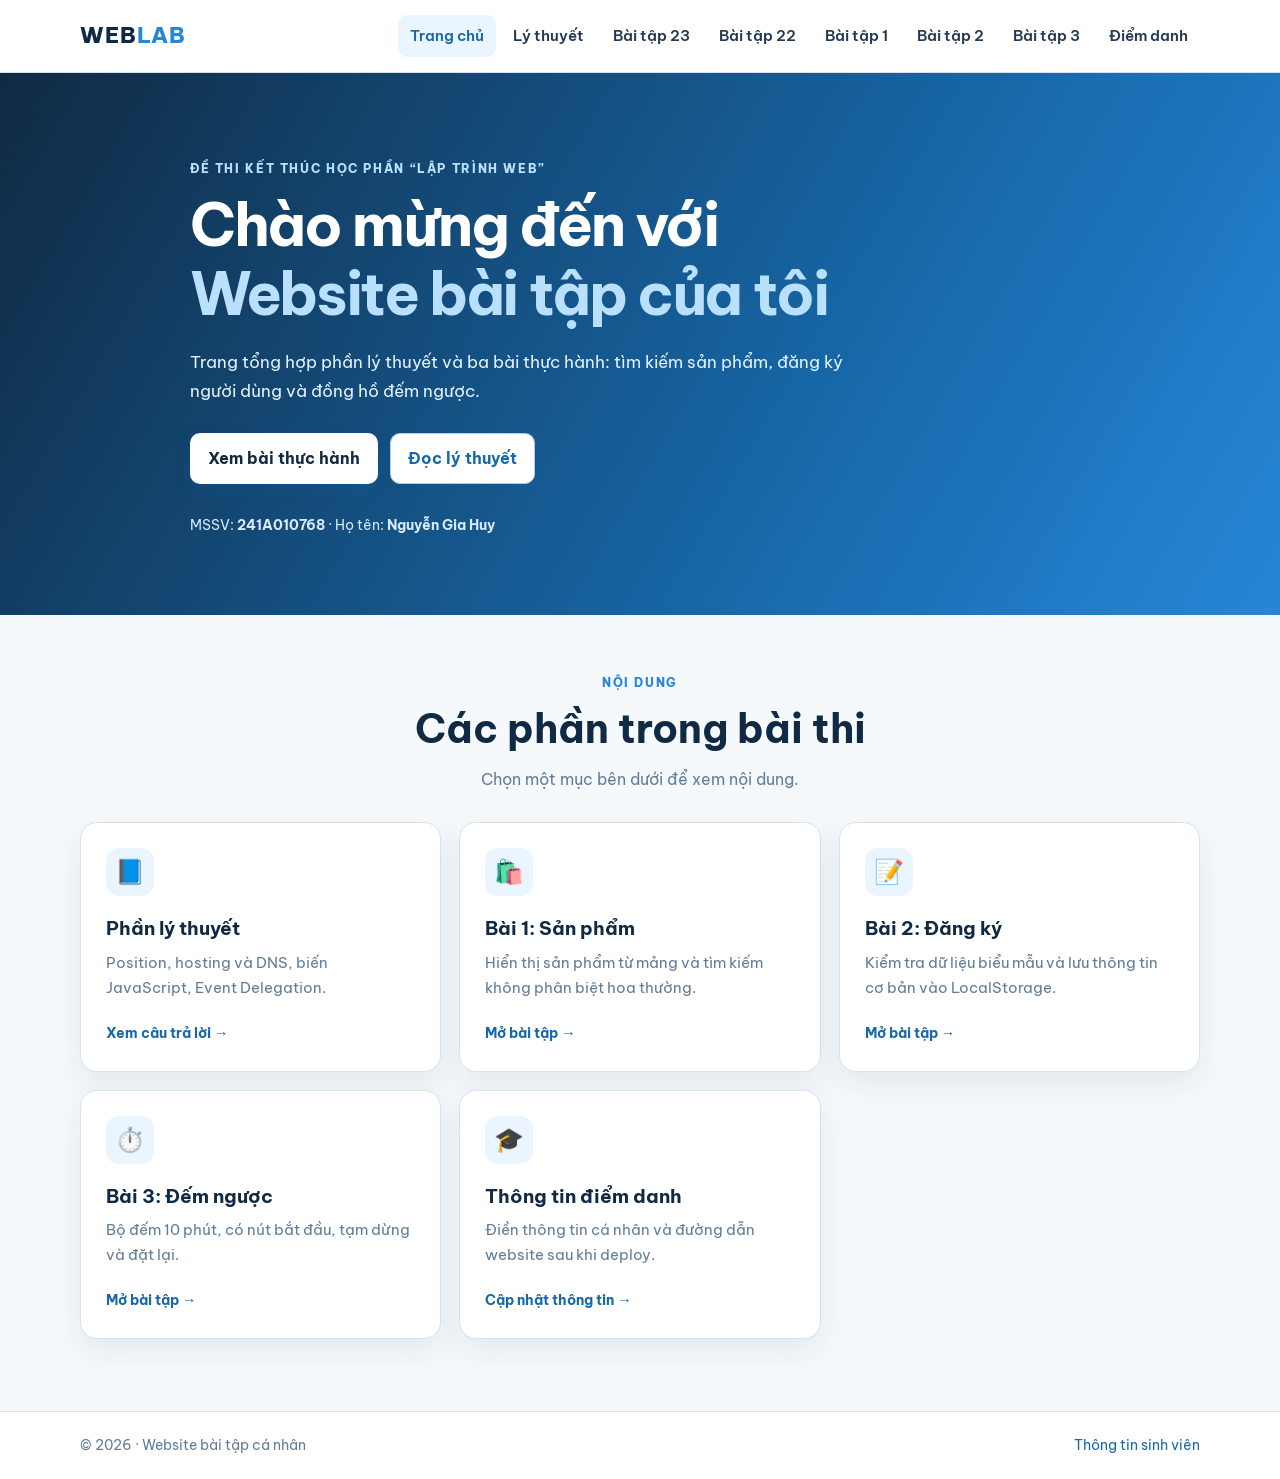
<file: index.html>
<!DOCTYPE html>
<html lang="vi">
<head>
  <meta charset="UTF-8">
  <meta name="viewport" content="width=device-width, initial-scale=1.0">
  <title>Trang chủ - Bài thi HTML CSS JavaScript</title>
  <link rel="stylesheet" href="css/style.css">
</head>
<body>
  <header class="site-header">
    <div class="container header-inner">
      <a class="brand" href="index.html">WEB<span>LAB</span></a>
      <button class="menu-toggle" id="menuToggle" aria-label="Mở menu" aria-expanded="false">☰</button>
      <nav class="main-nav" id="mainNav">
        <a class="active" href="index.html">Trang chủ</a>
        <a href="about.html">Lý thuyết</a>
        <a href="https://baitap23vhu.netlify.app/" target="_blank" rel="noopener">Bài tập 23</a>
        <a href="https://1drv.ms/w/c/9a8e10654d326ff8/IQBS3kAuiadES7S6GMZRklKCARi5FdW9-rYEEVv_yoiF1jo?e=IJwH1T" target="_blank" rel="noopener">Bài tập 22</a>
        <a href="baitap01.html">Bài tập 1</a>
        <a href="baitap02.html">Bài tập 2</a>
        <a href="baitap03.html">Bài tập 3</a>
        <a href="contact.html">Điểm danh</a>
      </nav>
    </div>
  </header>

  <main>
    <section class="hero">
      <div class="container hero-content">
        <p class="eyebrow">ĐỀ THI KẾT THÚC HỌC PHẦN “LẬP TRÌNH WEB”</p>
        <h1>Chào mừng đến với<br><span>Website bài tập của tôi</span></h1>
        <p class="hero-description">Trang tổng hợp phần lý thuyết và ba bài thực hành: tìm kiếm sản phẩm, đăng ký người dùng và đồng hồ đếm ngược.</p>
        <div class="hero-actions">
          <a class="btn btn-primary" href="baitap01.html">Xem bài thực hành</a>
          <a class="btn btn-outline" href="about.html">Đọc lý thuyết</a>
        </div>
        <div class="hero-note">MSSV: <strong>241A010768</strong> · Họ tên: <strong>Nguyễn Gia Huy</strong></div>
      </div>
    </section>

    <section class="section container">
      <div class="section-heading">
        <p class="eyebrow">NỘI DUNG</p>
        <h2>Các phần trong bài thi</h2>
        <p>Chọn một mục bên dưới để xem nội dung.</p>
      </div>
      <div class="card-grid">
        <a class="feature-card" href="about.html"><div class="feature-icon">📘</div><h3>Phần lý thuyết</h3><p>Position, hosting và DNS, biến JavaScript, Event Delegation.</p><span class="card-link">Xem câu trả lời →</span></a>
        <a class="feature-card" href="baitap01.html"><div class="feature-icon">🛍️</div><h3>Bài 1: Sản phẩm</h3><p>Hiển thị sản phẩm từ mảng và tìm kiếm không phân biệt hoa thường.</p><span class="card-link">Mở bài tập →</span></a>
        <a class="feature-card" href="baitap02.html"><div class="feature-icon">📝</div><h3>Bài 2: Đăng ký</h3><p>Kiểm tra dữ liệu biểu mẫu và lưu thông tin cơ bản vào LocalStorage.</p><span class="card-link">Mở bài tập →</span></a>
        <a class="feature-card" href="baitap03.html"><div class="feature-icon">⏱️</div><h3>Bài 3: Đếm ngược</h3><p>Bộ đếm 10 phút, có nút bắt đầu, tạm dừng và đặt lại.</p><span class="card-link">Mở bài tập →</span></a>
        <a class="feature-card" href="contact.html"><div class="feature-icon">🎓</div><h3>Thông tin điểm danh</h3><p>Điền thông tin cá nhân và đường dẫn website sau khi deploy.</p><span class="card-link">Cập nhật thông tin →</span></a>
      </div>
    </section>
  </main>

  <footer class="site-footer"><div class="container footer-inner"><span>© 2026 · Website bài tập cá nhân</span><a href="contact.html">Thông tin sinh viên</a></div></footer>
  <script src="js/script.js"></script>
</body>
</html>
</file>
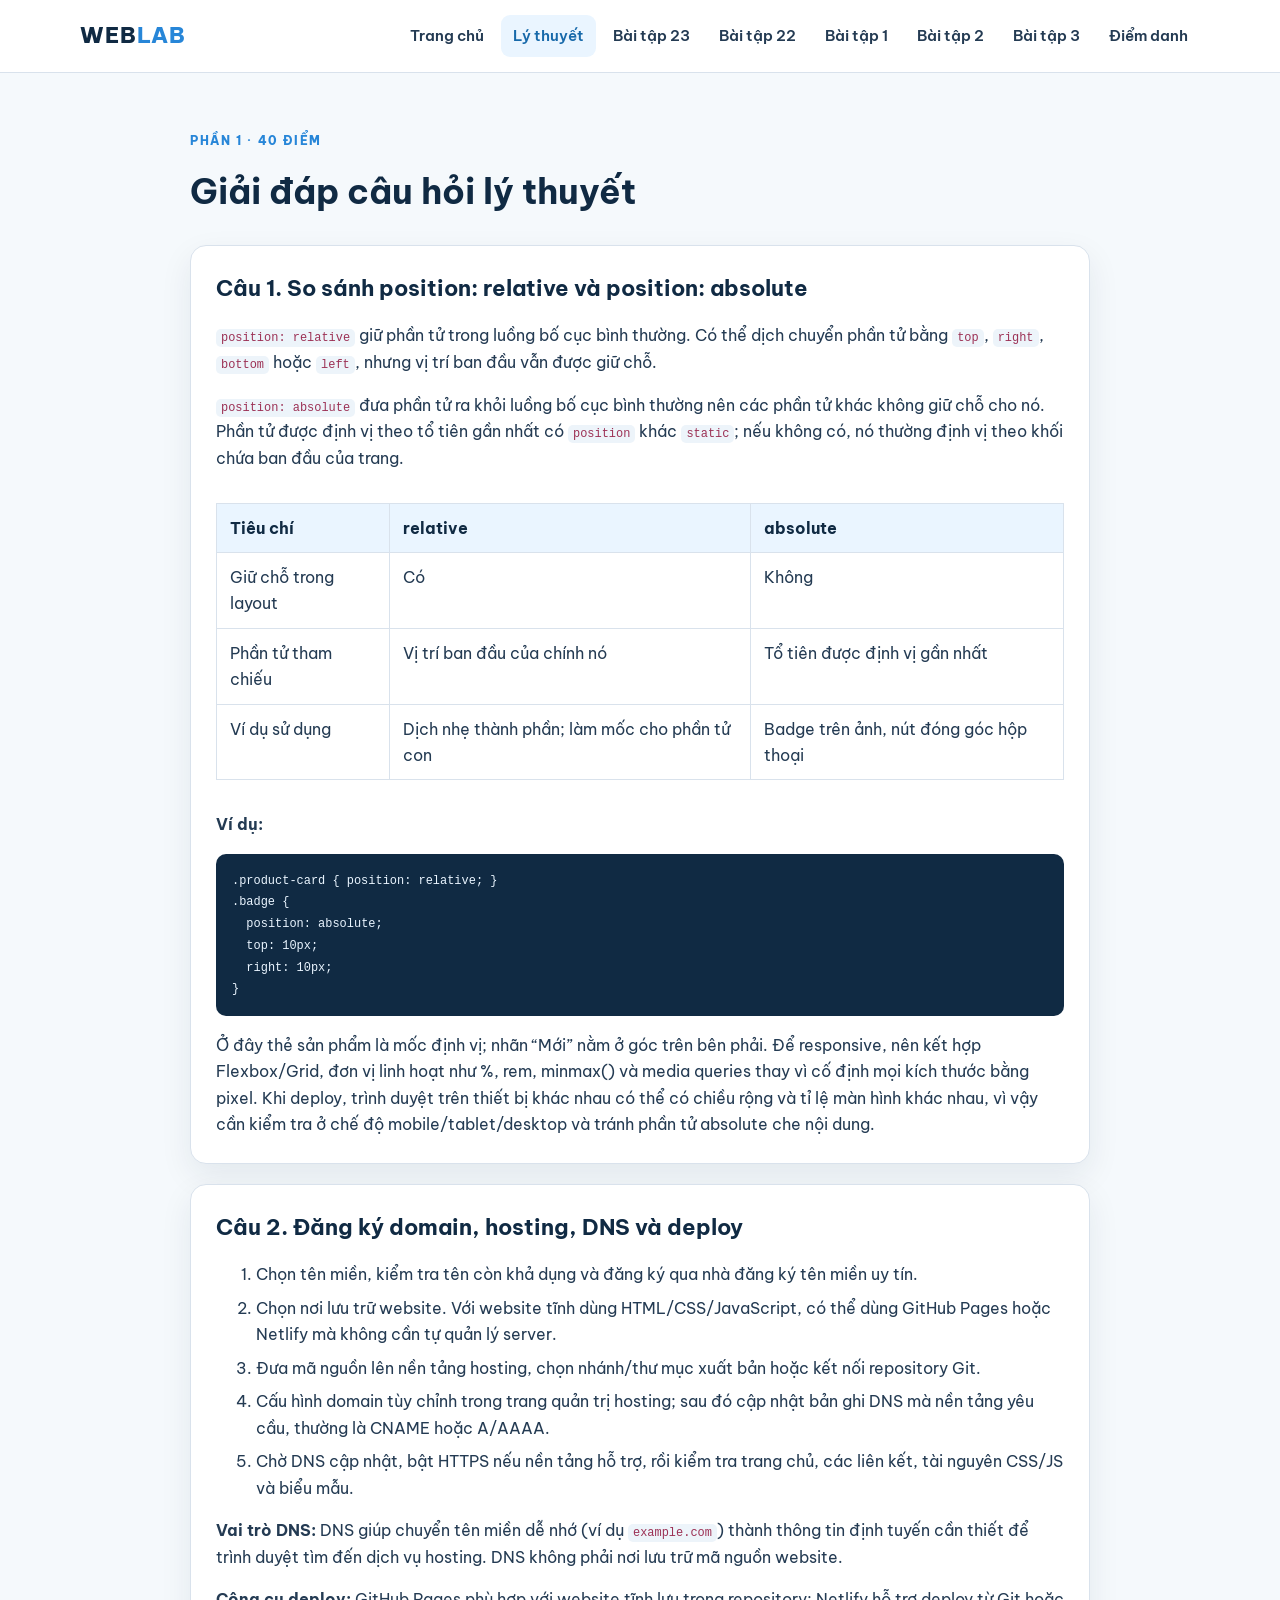
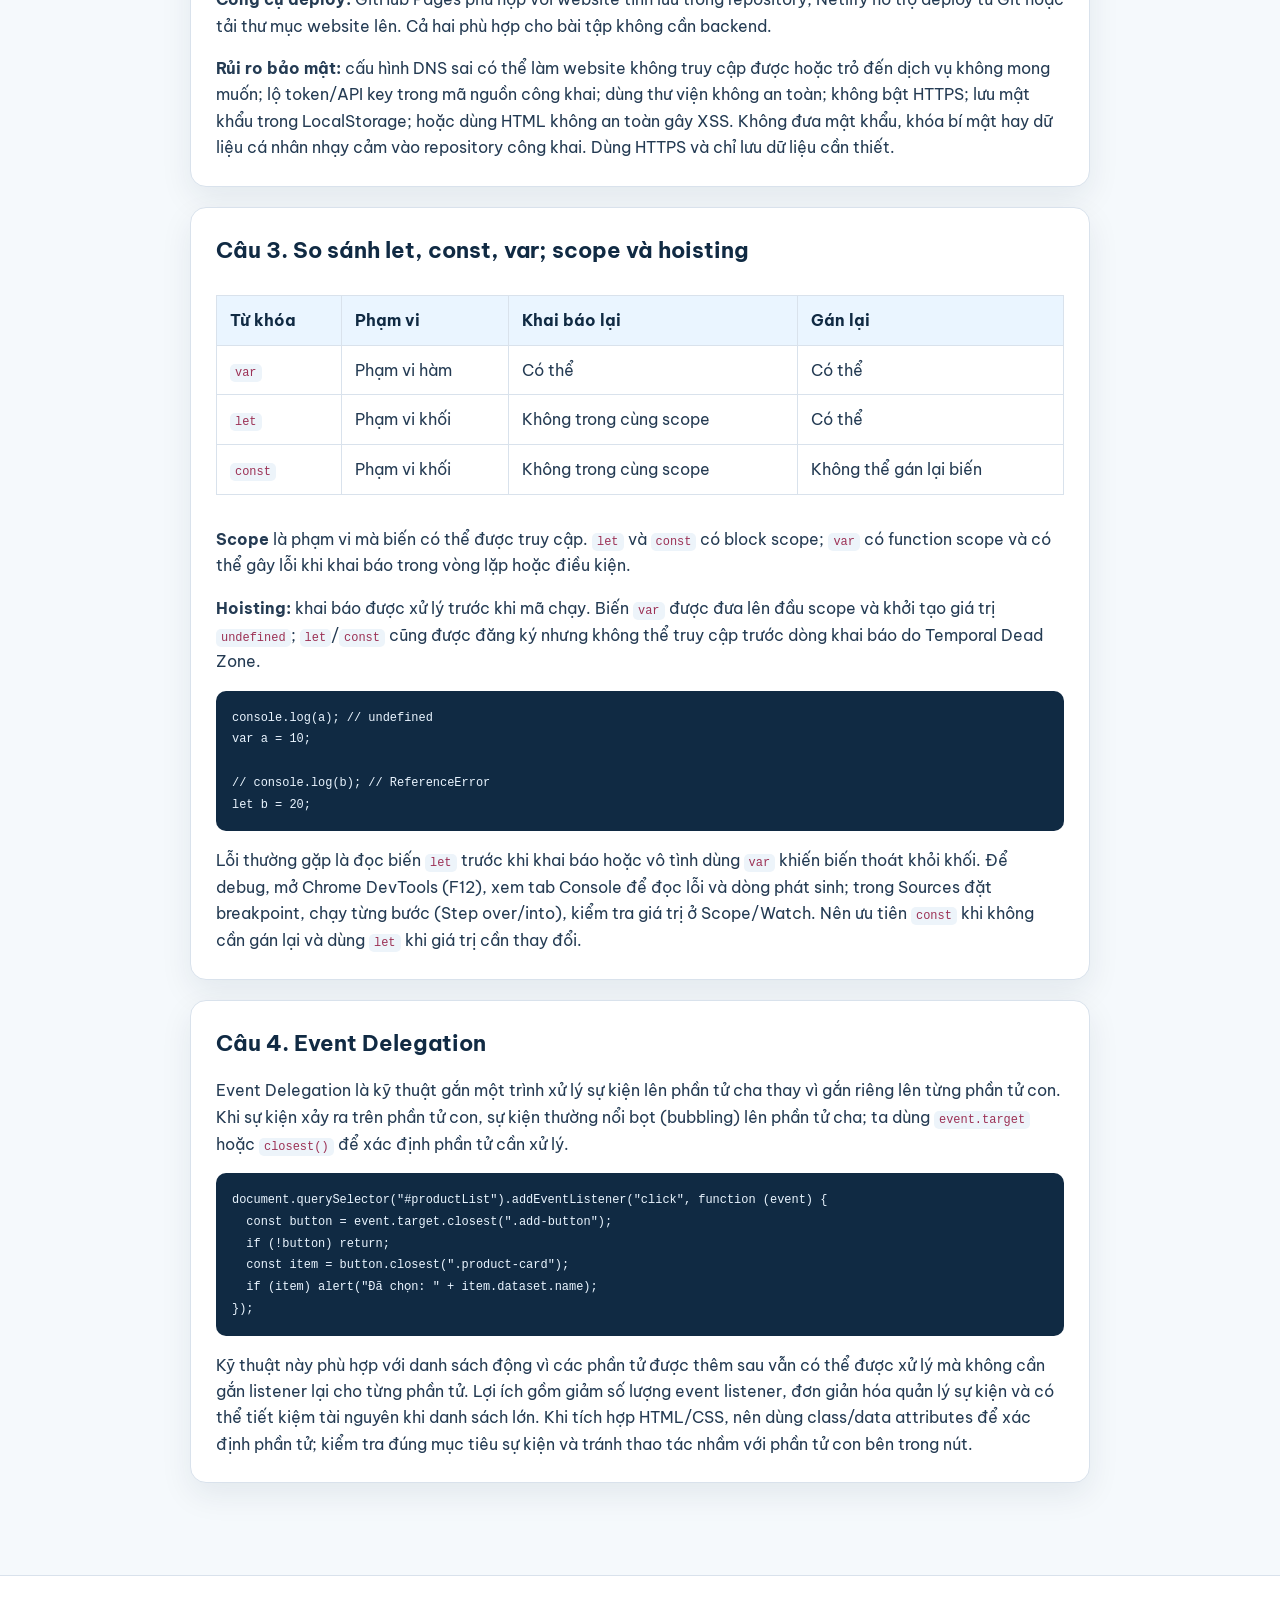
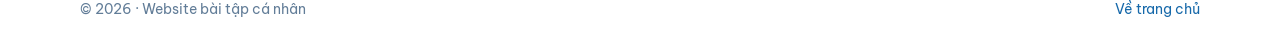
<file: about.html>
<!DOCTYPE html>
<html lang="vi">
<head>
  <meta charset="UTF-8"><meta name="viewport" content="width=device-width, initial-scale=1.0">
  <title>Phần lý thuyết</title><link rel="stylesheet" href="css/style.css">
</head>
<body>
<header class="site-header"><div class="container header-inner"><a class="brand" href="index.html">WEB<span>LAB</span></a><button class="menu-toggle" id="menuToggle" aria-label="Mở menu" aria-expanded="false">☰</button><nav class="main-nav" id="mainNav"><a href="index.html">Trang chủ</a><a class="active" href="about.html">Lý thuyết</a><a href="https://baitap23vhu.netlify.app/" target="_blank" rel="noopener">Bài tập 23</a><a href="https://1drv.ms/w/c/9a8e10654d326ff8/IQBS3kAuiadES7S6GMZRklKCARi5FdW9-rYEEVv_yoiF1jo?e=IJwH1T" target="_blank" rel="noopener">Bài tập 22</a><a href="baitap01.html">Bài tập 1</a><a href="baitap02.html">Bài tập 2</a><a href="baitap03.html">Bài tập 3</a><a href="contact.html">Điểm danh</a></nav></div></header>
<main class="container section article-page">
  <p class="eyebrow">PHẦN 1 · 40 ĐIỂM</p><h1>Giải đáp câu hỏi lý thuyết</h1>
  <article class="content-card">
    <h2>Câu 1. So sánh position: relative và position: absolute</h2>
    <p><code>position: relative</code> giữ phần tử trong luồng bố cục bình thường. Có thể dịch chuyển phần tử bằng <code>top</code>, <code>right</code>, <code>bottom</code> hoặc <code>left</code>, nhưng vị trí ban đầu vẫn được giữ chỗ.</p>
    <p><code>position: absolute</code> đưa phần tử ra khỏi luồng bố cục bình thường nên các phần tử khác không giữ chỗ cho nó. Phần tử được định vị theo tổ tiên gần nhất có <code>position</code> khác <code>static</code>; nếu không có, nó thường định vị theo khối chứa ban đầu của trang.</p>
    <div class="table-wrap"><table><thead><tr><th>Tiêu chí</th><th>relative</th><th>absolute</th></tr></thead><tbody><tr><td>Giữ chỗ trong layout</td><td>Có</td><td>Không</td></tr><tr><td>Phần tử tham chiếu</td><td>Vị trí ban đầu của chính nó</td><td>Tổ tiên được định vị gần nhất</td></tr><tr><td>Ví dụ sử dụng</td><td>Dịch nhẹ thành phần; làm mốc cho phần tử con</td><td>Badge trên ảnh, nút đóng góc hộp thoại</td></tr></tbody></table></div>
    <p><strong>Ví dụ:</strong></p>
    <pre><code>.product-card { position: relative; }
.badge {
  position: absolute;
  top: 10px;
  right: 10px;
}</code></pre>
    <p>Ở đây thẻ sản phẩm là mốc định vị; nhãn “Mới” nằm ở góc trên bên phải. Để responsive, nên kết hợp Flexbox/Grid, đơn vị linh hoạt như %, rem, minmax() và media queries thay vì cố định mọi kích thước bằng pixel. Khi deploy, trình duyệt trên thiết bị khác nhau có thể có chiều rộng và tỉ lệ màn hình khác nhau, vì vậy cần kiểm tra ở chế độ mobile/tablet/desktop và tránh phần tử absolute che nội dung.</p>
  </article>
  <article class="content-card">
    <h2>Câu 2. Đăng ký domain, hosting, DNS và deploy</h2>
    <ol>
      <li>Chọn tên miền, kiểm tra tên còn khả dụng và đăng ký qua nhà đăng ký tên miền uy tín.</li>
      <li>Chọn nơi lưu trữ website. Với website tĩnh dùng HTML/CSS/JavaScript, có thể dùng GitHub Pages hoặc Netlify mà không cần tự quản lý server.</li>
      <li>Đưa mã nguồn lên nền tảng hosting, chọn nhánh/thư mục xuất bản hoặc kết nối repository Git.</li>
      <li>Cấu hình domain tùy chỉnh trong trang quản trị hosting; sau đó cập nhật bản ghi DNS mà nền tảng yêu cầu, thường là CNAME hoặc A/AAAA.</li>
      <li>Chờ DNS cập nhật, bật HTTPS nếu nền tảng hỗ trợ, rồi kiểm tra trang chủ, các liên kết, tài nguyên CSS/JS và biểu mẫu.</li>
    </ol>
    <p><strong>Vai trò DNS:</strong> DNS giúp chuyển tên miền dễ nhớ (ví dụ <code>example.com</code>) thành thông tin định tuyến cần thiết để trình duyệt tìm đến dịch vụ hosting. DNS không phải nơi lưu trữ mã nguồn website.</p>
    <p><strong>Công cụ deploy:</strong> GitHub Pages phù hợp với website tĩnh lưu trong repository; Netlify hỗ trợ deploy từ Git hoặc tải thư mục website lên. Cả hai phù hợp cho bài tập không cần backend.</p>
    <p><strong>Rủi ro bảo mật:</strong> cấu hình DNS sai có thể làm website không truy cập được hoặc trỏ đến dịch vụ không mong muốn; lộ token/API key trong mã nguồn công khai; dùng thư viện không an toàn; không bật HTTPS; lưu mật khẩu trong LocalStorage; hoặc dùng HTML không an toàn gây XSS. Không đưa mật khẩu, khóa bí mật hay dữ liệu cá nhân nhạy cảm vào repository công khai. Dùng HTTPS và chỉ lưu dữ liệu cần thiết.</p>
  </article>
  <article class="content-card">
    <h2>Câu 3. So sánh let, const, var; scope và hoisting</h2>
    <div class="table-wrap"><table><thead><tr><th>Từ khóa</th><th>Phạm vi</th><th>Khai báo lại</th><th>Gán lại</th></tr></thead><tbody><tr><td><code>var</code></td><td>Phạm vi hàm</td><td>Có thể</td><td>Có thể</td></tr><tr><td><code>let</code></td><td>Phạm vi khối</td><td>Không trong cùng scope</td><td>Có thể</td></tr><tr><td><code>const</code></td><td>Phạm vi khối</td><td>Không trong cùng scope</td><td>Không thể gán lại biến</td></tr></tbody></table></div>
    <p><strong>Scope</strong> là phạm vi mà biến có thể được truy cập. <code>let</code> và <code>const</code> có block scope; <code>var</code> có function scope và có thể gây lỗi khi khai báo trong vòng lặp hoặc điều kiện.</p>
    <p><strong>Hoisting:</strong> khai báo được xử lý trước khi mã chạy. Biến <code>var</code> được đưa lên đầu scope và khởi tạo giá trị <code>undefined</code>; <code>let</code>/<code>const</code> cũng được đăng ký nhưng không thể truy cập trước dòng khai báo do Temporal Dead Zone.</p>
    <pre><code>console.log(a); // undefined
var a = 10;

// console.log(b); // ReferenceError
let b = 20;</code></pre>
    <p>Lỗi thường gặp là đọc biến <code>let</code> trước khi khai báo hoặc vô tình dùng <code>var</code> khiến biến thoát khỏi khối. Để debug, mở Chrome DevTools (F12), xem tab Console để đọc lỗi và dòng phát sinh; trong Sources đặt breakpoint, chạy từng bước (Step over/into), kiểm tra giá trị ở Scope/Watch. Nên ưu tiên <code>const</code> khi không cần gán lại và dùng <code>let</code> khi giá trị cần thay đổi.</p>
  </article>
  <article class="content-card">
    <h2>Câu 4. Event Delegation</h2>
    <p>Event Delegation là kỹ thuật gắn một trình xử lý sự kiện lên phần tử cha thay vì gắn riêng lên từng phần tử con. Khi sự kiện xảy ra trên phần tử con, sự kiện thường nổi bọt (bubbling) lên phần tử cha; ta dùng <code>event.target</code> hoặc <code>closest()</code> để xác định phần tử cần xử lý.</p>
    <pre><code>document.querySelector("#productList").addEventListener("click", function (event) {
  const button = event.target.closest(".add-button");
  if (!button) return;
  const item = button.closest(".product-card");
  if (item) alert("Đã chọn: " + item.dataset.name);
});</code></pre>
    <p>Kỹ thuật này phù hợp với danh sách động vì các phần tử được thêm sau vẫn có thể được xử lý mà không cần gắn listener lại cho từng phần tử. Lợi ích gồm giảm số lượng event listener, đơn giản hóa quản lý sự kiện và có thể tiết kiệm tài nguyên khi danh sách lớn. Khi tích hợp HTML/CSS, nên dùng class/data attributes để xác định phần tử; kiểm tra đúng mục tiêu sự kiện và tránh thao tác nhầm với phần tử con bên trong nút.</p>
  </article>
</main>
<footer class="site-footer"><div class="container footer-inner"><span>© 2026 · Website bài tập cá nhân</span><a href="index.html">Về trang chủ</a></div></footer><script src="js/script.js"></script>
</body></html>
</file>
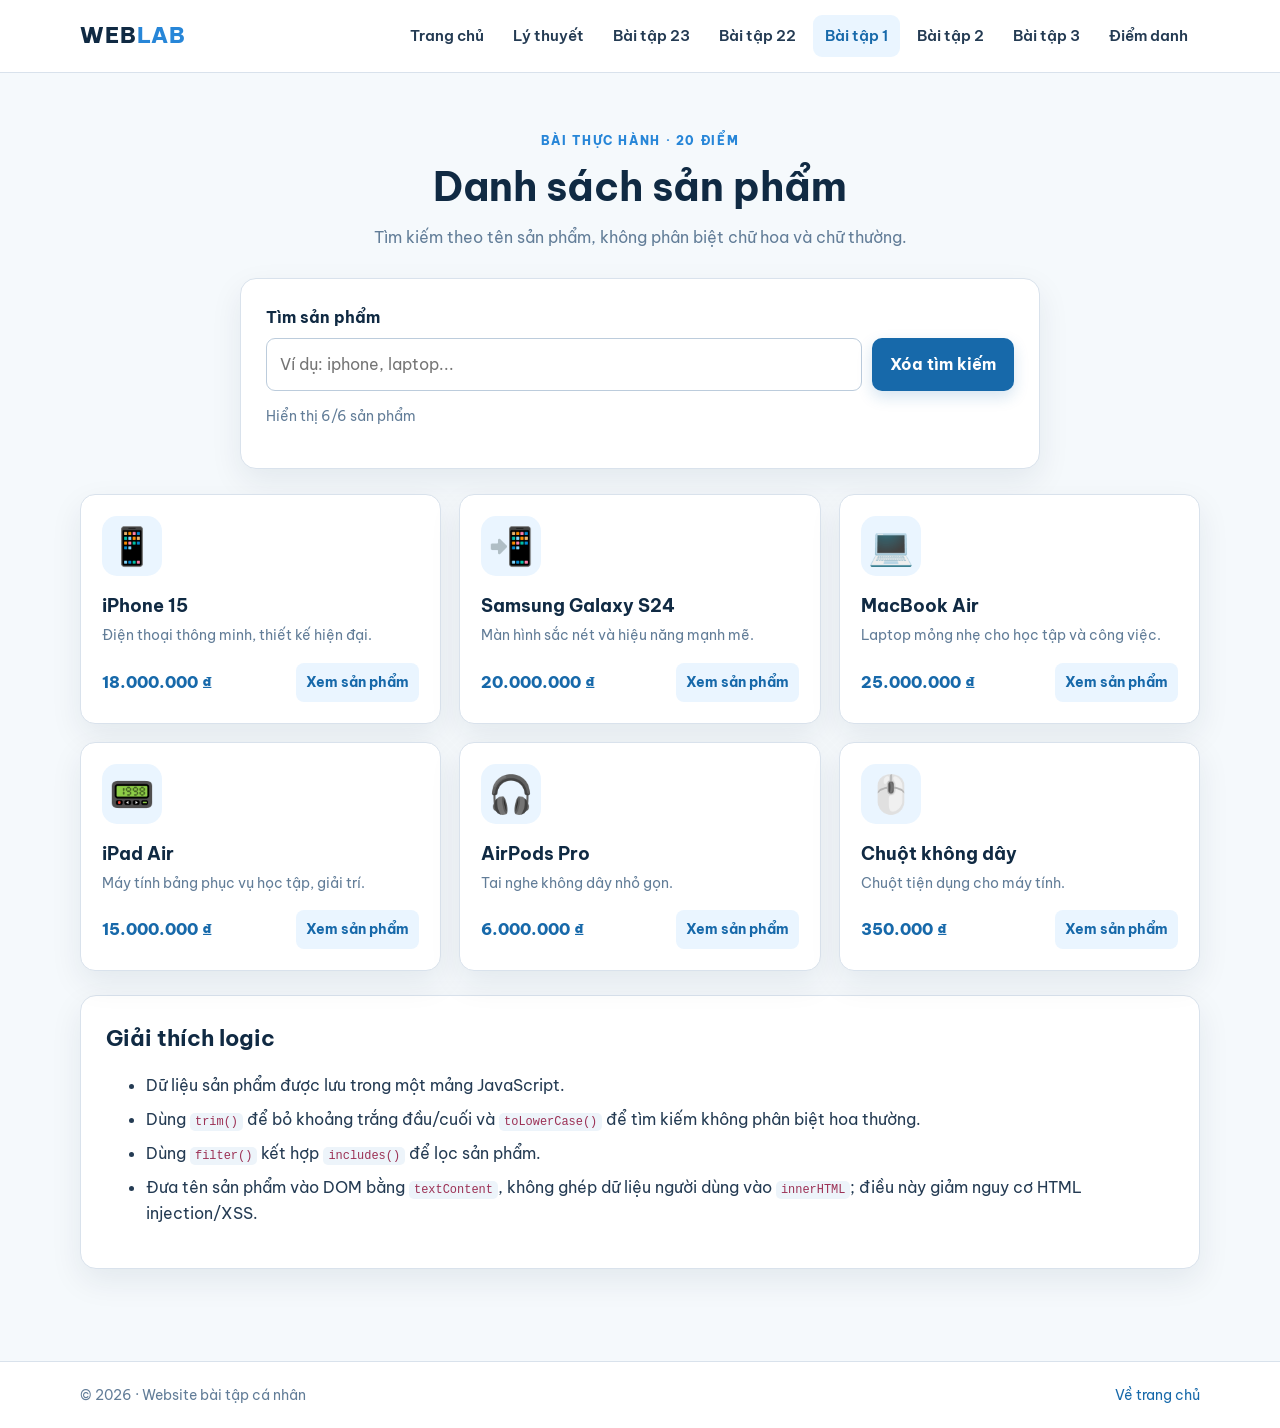
<file: baitap01.html>
<!DOCTYPE html>
<html lang="vi"><head><meta charset="UTF-8"><meta name="viewport" content="width=device-width, initial-scale=1.0"><title>Bài 1 - Tìm kiếm sản phẩm</title><link rel="stylesheet" href="css/style.css"></head>
<body><header class="site-header"><div class="container header-inner"><a class="brand" href="index.html">WEB<span>LAB</span></a><button class="menu-toggle" id="menuToggle" aria-label="Mở menu" aria-expanded="false">☰</button><nav class="main-nav" id="mainNav"><a href="index.html">Trang chủ</a><a href="about.html">Lý thuyết</a><a href="https://baitap23vhu.netlify.app/" target="_blank" rel="noopener">Bài tập 23</a><a href="https://1drv.ms/w/c/9a8e10654d326ff8/IQBS3kAuiadES7S6GMZRklKCARi5FdW9-rYEEVv_yoiF1jo?e=IJwH1T" target="_blank" rel="noopener">Bài tập 22</a><a class="active" href="baitap01.html">Bài tập 1</a><a href="baitap02.html">Bài tập 2</a><a href="baitap03.html">Bài tập 3</a><a href="contact.html">Điểm danh</a></nav></div></header>
<main class="container section"><div class="page-title"><p class="eyebrow">BÀI THỰC HÀNH · 20 ĐIỂM</p><h1>Danh sách sản phẩm</h1><p>Tìm kiếm theo tên sản phẩm, không phân biệt chữ hoa và chữ thường.</p></div>
<section class="search-panel"><label for="searchInput">Tìm sản phẩm</label><div class="search-row"><input id="searchInput" type="search" placeholder="Ví dụ: iphone, laptop..." autocomplete="off"><button class="btn btn-primary" id="clearSearch" type="button">Xóa tìm kiếm</button></div><p class="muted" id="resultCount" aria-live="polite"></p></section>
<div id="productList" class="product-grid" aria-live="polite"></div><p id="emptyMessage" class="empty-state" hidden>Không tìm thấy sản phẩm phù hợp. Vui lòng thử từ khóa khác.</p>
<section class="content-card logic-card"><h2>Giải thích logic</h2><ul><li>Dữ liệu sản phẩm được lưu trong một mảng JavaScript.</li><li>Dùng <code>trim()</code> để bỏ khoảng trắng đầu/cuối và <code>toLowerCase()</code> để tìm kiếm không phân biệt hoa thường.</li><li>Dùng <code>filter()</code> kết hợp <code>includes()</code> để lọc sản phẩm.</li><li>Đưa tên sản phẩm vào DOM bằng <code>textContent</code>, không ghép dữ liệu người dùng vào <code>innerHTML</code>; điều này giảm nguy cơ HTML injection/XSS.</li></ul></section>
</main><footer class="site-footer"><div class="container footer-inner"><span>© 2026 · Website bài tập cá nhân</span><a href="index.html">Về trang chủ</a></div></footer><script src="js/script.js"></script></body></html>
</file>
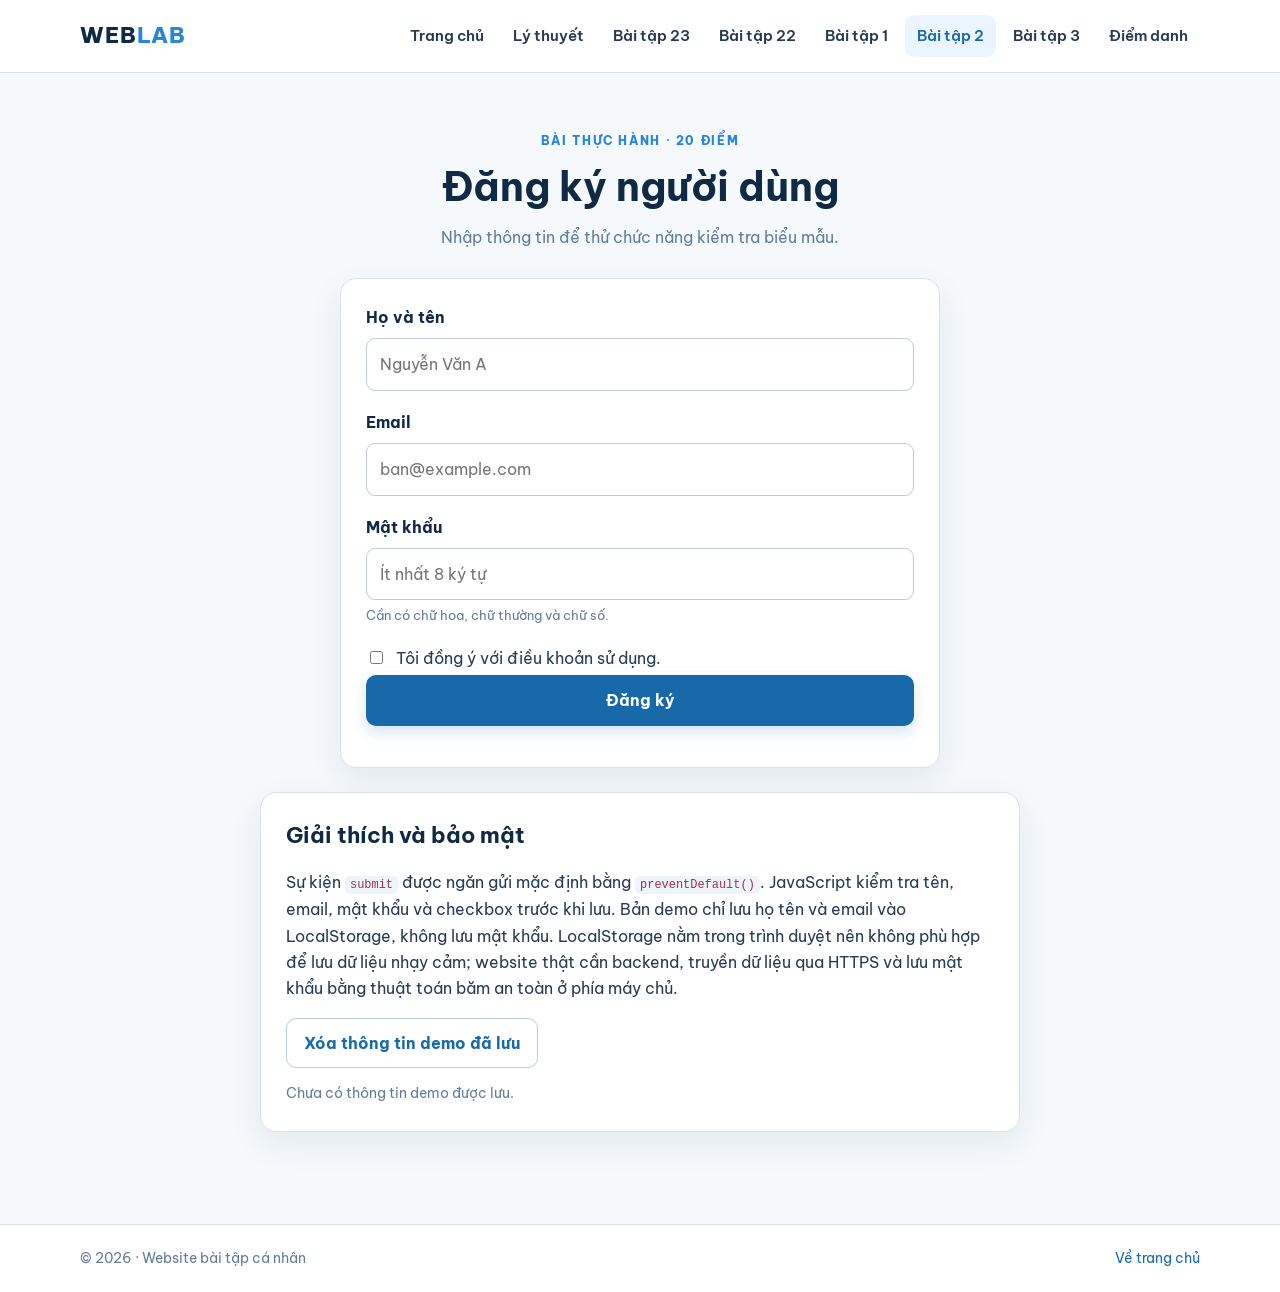
<file: baitap02.html>
<!DOCTYPE html>
<html lang="vi"><head><meta charset="UTF-8"><meta name="viewport" content="width=device-width, initial-scale=1.0"><title>Bài 2 - Form đăng ký</title><link rel="stylesheet" href="css/style.css"></head>
<body><header class="site-header"><div class="container header-inner"><a class="brand" href="index.html">WEB<span>LAB</span></a><button class="menu-toggle" id="menuToggle" aria-label="Mở menu" aria-expanded="false">☰</button><nav class="main-nav" id="mainNav"><a href="index.html">Trang chủ</a><a href="about.html">Lý thuyết</a><a href="https://baitap23vhu.netlify.app/" target="_blank" rel="noopener">Bài tập 23</a><a href="https://1drv.ms/w/c/9a8e10654d326ff8/IQBS3kAuiadES7S6GMZRklKCARi5FdW9-rYEEVv_yoiF1jo?e=IJwH1T" target="_blank" rel="noopener">Bài tập 22</a><a href="baitap01.html">Bài tập 1</a><a class="active" href="baitap02.html">Bài tập 2</a><a href="baitap03.html">Bài tập 3</a><a href="contact.html">Điểm danh</a></nav></div></header>
<main class="container section narrow"><div class="page-title"><p class="eyebrow">BÀI THỰC HÀNH · 20 ĐIỂM</p><h1>Đăng ký người dùng</h1><p>Nhập thông tin để thử chức năng kiểm tra biểu mẫu.</p></div>
<form id="registerForm" class="form-card" novalidate>
  <div class="form-field"><label for="fullName">Họ và tên</label><input id="fullName" name="fullName" type="text" placeholder="Nguyễn Văn A" required maxlength="80"><small class="field-error" id="nameError"></small></div>
  <div class="form-field"><label for="email">Email</label><input id="email" name="email" type="email" placeholder="ban@example.com" required autocomplete="email"><small class="field-error" id="emailError"></small></div>
  <div class="form-field"><label for="password">Mật khẩu</label><input id="password" name="password" type="password" placeholder="Ít nhất 8 ký tự" required autocomplete="new-password"><small class="field-hint">Cần có chữ hoa, chữ thường và chữ số.</small><small class="field-error" id="passwordError"></small></div>
  <label class="checkbox-row"><input id="terms" name="terms" type="checkbox"><span>Tôi đồng ý với điều khoản sử dụng.</span></label><small class="field-error" id="termsError"></small>
  <button class="btn btn-primary btn-full" type="submit">Đăng ký</button><p id="formMessage" class="form-message" role="status" aria-live="polite"></p>
</form>
<section class="content-card logic-card"><h2>Giải thích và bảo mật</h2><p>Sự kiện <code>submit</code> được ngăn gửi mặc định bằng <code>preventDefault()</code>. JavaScript kiểm tra tên, email, mật khẩu và checkbox trước khi lưu. Bản demo chỉ lưu họ tên và email vào LocalStorage, không lưu mật khẩu. LocalStorage nằm trong trình duyệt nên không phù hợp để lưu dữ liệu nhạy cảm; website thật cần backend, truyền dữ liệu qua HTTPS và lưu mật khẩu bằng thuật toán băm an toàn ở phía máy chủ.</p><button type="button" class="btn btn-outline" id="clearSavedUser">Xóa thông tin demo đã lưu</button><p id="savedUserInfo" class="muted"></p></section>
</main><footer class="site-footer"><div class="container footer-inner"><span>© 2026 · Website bài tập cá nhân</span><a href="index.html">Về trang chủ</a></div></footer><script src="js/script.js"></script></body></html>
</file>
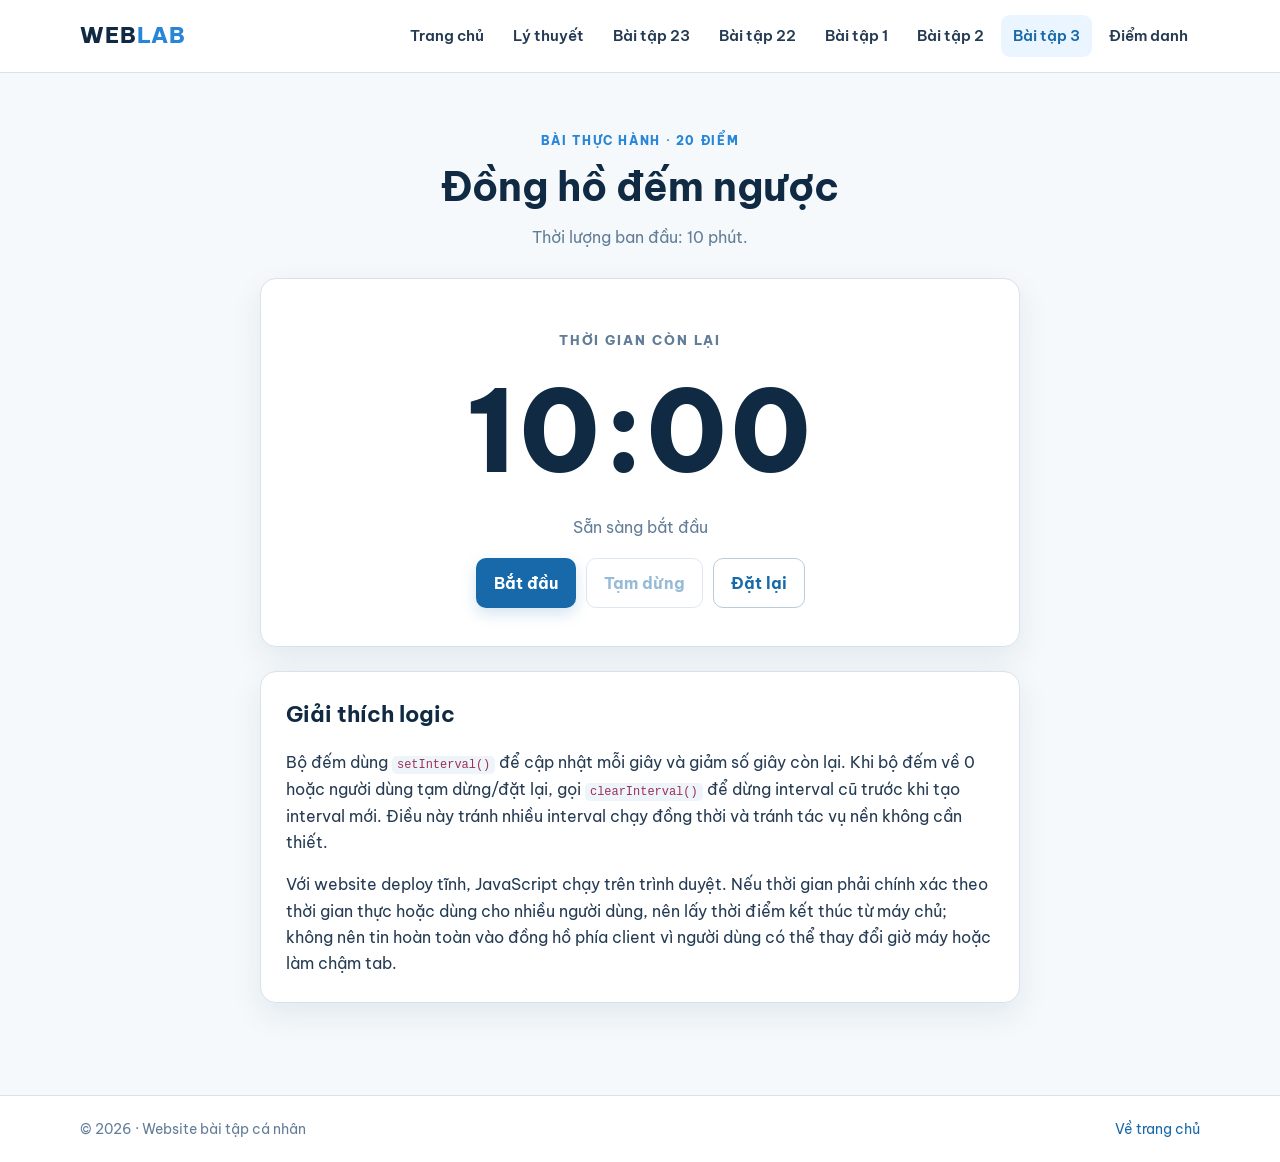
<file: baitap03.html>
<!DOCTYPE html>
<html lang="vi"><head><meta charset="UTF-8"><meta name="viewport" content="width=device-width, initial-scale=1.0"><title>Bài 3 - Đồng hồ đếm ngược</title><link rel="stylesheet" href="css/style.css"></head>
<body><header class="site-header"><div class="container header-inner"><a class="brand" href="index.html">WEB<span>LAB</span></a><button class="menu-toggle" id="menuToggle" aria-label="Mở menu" aria-expanded="false">☰</button><nav class="main-nav" id="mainNav"><a href="index.html">Trang chủ</a><a href="about.html">Lý thuyết</a><a href="https://baitap23vhu.netlify.app/" target="_blank" rel="noopener">Bài tập 23</a><a href="https://1drv.ms/w/c/9a8e10654d326ff8/IQBS3kAuiadES7S6GMZRklKCARi5FdW9-rYEEVv_yoiF1jo?e=IJwH1T" target="_blank" rel="noopener">Bài tập 22</a><a href="baitap01.html">Bài tập 1</a><a href="baitap02.html">Bài tập 2</a><a class="active" href="baitap03.html">Bài tập 3</a><a href="contact.html">Điểm danh</a></nav></div></header>
<main class="container section narrow"><div class="page-title"><p class="eyebrow">BÀI THỰC HÀNH · 20 ĐIỂM</p><h1>Đồng hồ đếm ngược</h1><p>Thời lượng ban đầu: 10 phút.</p></div>
<section class="timer-card" id="timerCard"><p class="timer-label">THỜI GIAN CÒN LẠI</p><div id="timerDisplay" class="timer-display" role="timer" aria-live="off">10:00</div><p id="timerStatus" class="timer-status" aria-live="polite">Sẵn sàng bắt đầu</p><div class="timer-actions"><button class="btn btn-primary" id="startTimer" type="button">Bắt đầu</button><button class="btn btn-outline" id="pauseTimer" type="button" disabled>Tạm dừng</button><button class="btn btn-outline" id="resetTimer" type="button">Đặt lại</button></div></section>
<section class="content-card logic-card"><h2>Giải thích logic</h2><p>Bộ đếm dùng <code>setInterval()</code> để cập nhật mỗi giây và giảm số giây còn lại. Khi bộ đếm về 0 hoặc người dùng tạm dừng/đặt lại, gọi <code>clearInterval()</code> để dừng interval cũ trước khi tạo interval mới. Điều này tránh nhiều interval chạy đồng thời và tránh tác vụ nền không cần thiết.</p><p>Với website deploy tĩnh, JavaScript chạy trên trình duyệt. Nếu thời gian phải chính xác theo thời gian thực hoặc dùng cho nhiều người dùng, nên lấy thời điểm kết thúc từ máy chủ; không nên tin hoàn toàn vào đồng hồ phía client vì người dùng có thể thay đổi giờ máy hoặc làm chậm tab.</p></section>
</main><footer class="site-footer"><div class="container footer-inner"><span>© 2026 · Website bài tập cá nhân</span><a href="index.html">Về trang chủ</a></div></footer><script src="js/script.js"></script></body></html>
</file>
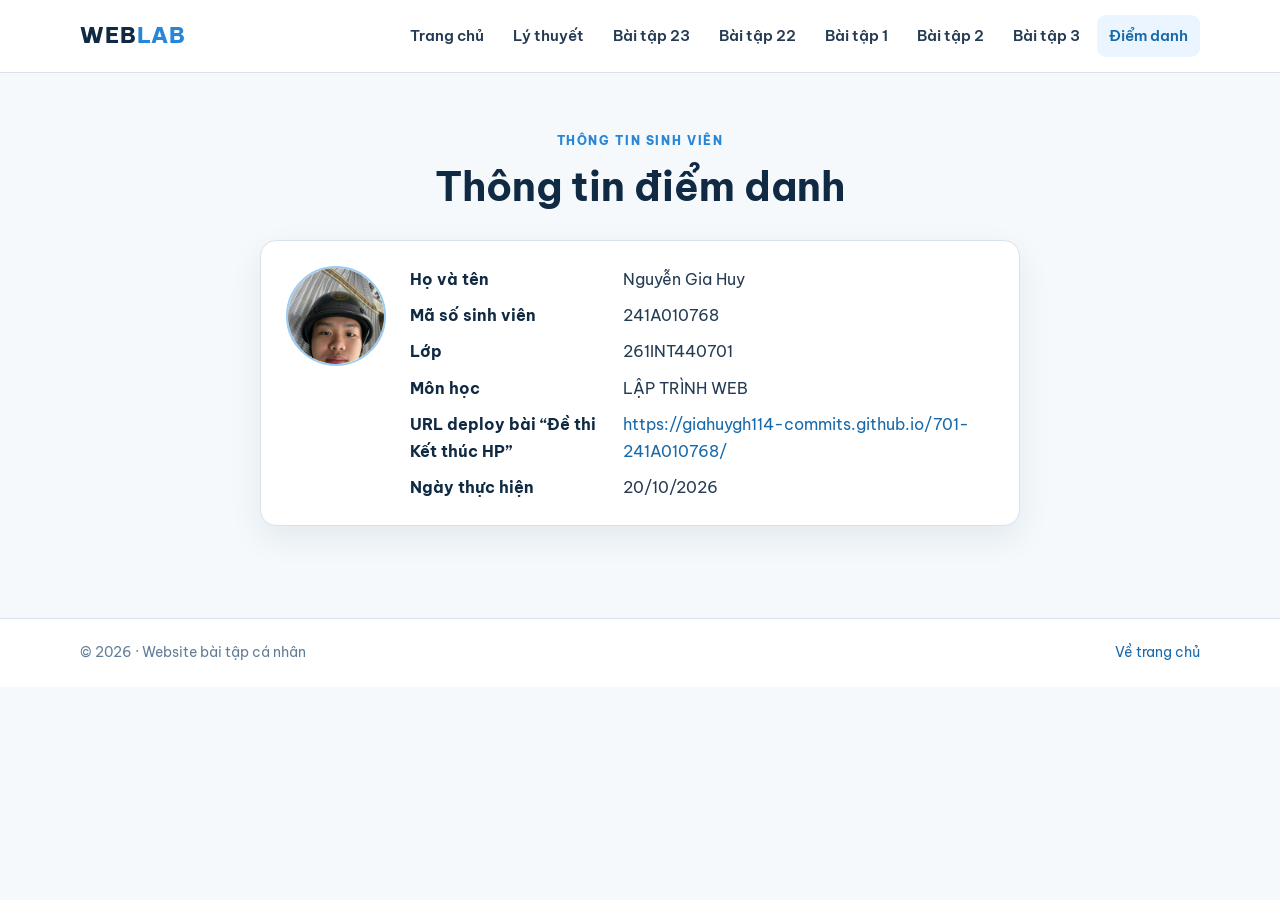
<file: contact.html>
<!DOCTYPE html>
<html lang="vi"><head><meta charset="UTF-8"><meta name="viewport" content="width=device-width, initial-scale=1.0"><title>Thông tin điểm danh</title><link rel="stylesheet" href="css/style.css"></head>
<body><header class="site-header"><div class="container header-inner"><a class="brand" href="index.html">WEB<span>LAB</span></a><button class="menu-toggle" id="menuToggle" aria-label="Mở menu" aria-expanded="false">☰</button><nav class="main-nav" id="mainNav"><a href="index.html">Trang chủ</a><a href="about.html">Lý thuyết</a><a href="https://baitap23vhu.netlify.app/" target="_blank" rel="noopener">Bài tập 23</a><a href="https://1drv.ms/w/c/9a8e10654d326ff8/IQBS3kAuiadES7S6GMZRklKCARi5FdW9-rYEEVv_yoiF1jo?e=IJwH1T" target="_blank" rel="noopener">Bài tập 22</a><a href="baitap01.html">Bài tập 1</a><a href="baitap02.html">Bài tập 2</a><a href="baitap03.html">Bài tập 3</a><a class="active" href="contact.html">Điểm danh</a></nav></div></header>
<main class="container section narrow"><div class="page-title"><p class="eyebrow">THÔNG TIN SINH VIÊN</p><h1>Thông tin điểm danh</h1></div>
<section class="content-card student-card"><div class="avatar-placeholder" style="padding:0;overflow:hidden;border-style:solid"><img src="images/avatar.jpg" alt="Ảnh Nguyễn Gia Huy" style="width:100%;height:100%;object-fit:cover;display:block"></div><dl class="student-details"><dt>Họ và tên</dt><dd>Nguyễn Gia Huy</dd><dt>Mã số sinh viên</dt><dd>241A010768</dd><dt>Lớp</dt><dd>261INT440701</dd><dt>Môn học</dt><dd>LẬP TRÌNH WEB</dd><dt>URL deploy bài “Đề thi Kết thúc HP”</dt><dd><a href="https://giahuygh114-commits.github.io/701-241A010768/" target="_blank" rel="noopener">https://giahuygh114-commits.github.io/701-241A010768/</a></dd><dt>Ngày thực hiện</dt><dd>20/10/2026</dd></dl></section>
</main><footer class="site-footer"><div class="container footer-inner"><span>© 2026 · Website bài tập cá nhân</span><a href="index.html">Về trang chủ</a></div></footer><script src="js/script.js"></script></body></html>
</file>
<file: css/style.css>
@import url('https://fonts.googleapis.com/css2?family=Be+Vietnam+Pro:wght@400;500;600;700;800&display=swap');
:root{--navy:#102a43;--blue:#1769aa;--blue2:#2786d8;--pale:#eaf5ff;--ink:#243b53;--muted:#627d98;--line:#d9e2ec;--white:#fff;--bg:#f5f9fc;--green:#16845b;--red:#c0392b;--shadow:0 12px 32px rgba(16,42,67,.08)}
*{box-sizing:border-box}html{scroll-behavior:smooth}body{margin:0;font-family:'Be Vietnam Pro',Arial,sans-serif;color:var(--ink);background:var(--bg);line-height:1.65}a{color:var(--blue);text-decoration:none}a:hover{text-decoration:underline}.container{width:min(1120px,calc(100% - 40px));margin-inline:auto}.site-header{position:sticky;top:0;z-index:20;background:rgba(255,255,255,.96);border-bottom:1px solid var(--line);backdrop-filter:blur(12px)}.header-inner{display:flex;align-items:center;justify-content:space-between;min-height:72px;gap:24px}.brand{font-weight:800;font-size:1.35rem;letter-spacing:.04em;color:var(--navy)}.brand span{color:var(--blue2)}.main-nav{display:flex;align-items:center;gap:5px}.main-nav a{padding:9px 12px;border-radius:9px;color:var(--ink);font-size:.91rem;font-weight:600}.main-nav a:hover,.main-nav a.active{background:var(--pale);color:var(--blue);text-decoration:none}.menu-toggle{display:none;border:1px solid var(--line);background:white;border-radius:8px;padding:7px 11px;font-size:1.2rem}.hero{background:linear-gradient(120deg,#102a43 0%,#1769aa 65%,#2786d8 100%);color:white;padding:86px 0 78px;overflow:hidden}.hero-content{max-width:900px}.eyebrow{font-size:.78rem;letter-spacing:.13em;font-weight:800;color:var(--blue2);margin:0 0 10px}.hero .eyebrow{color:#b9e0ff}.hero h1{font-size:clamp(2.1rem,5vw,3.7rem);line-height:1.17;margin:0 0 20px;letter-spacing:-.04em}.hero h1 span{color:#b9e0ff}.hero-description{max-width:680px;font-size:1.08rem;color:#e2f1ff}.hero-actions{display:flex;gap:12px;flex-wrap:wrap;margin-top:28px}.hero-note{margin-top:30px;font-size:.9rem;color:#d7eaff}.btn{display:inline-flex;justify-content:center;align-items:center;gap:8px;border:1px solid transparent;border-radius:10px;padding:11px 17px;font:inherit;font-weight:700;cursor:pointer;transition:transform .18s,box-shadow .18s,background .18s}.btn:hover{transform:translateY(-1px);text-decoration:none}.btn-primary{background:var(--blue);color:#fff;box-shadow:0 6px 15px rgba(23,105,170,.18)}.btn-primary:hover{background:#0d568f}.hero .btn-primary{background:white;color:var(--navy)}.btn-outline{border-color:#b8cce0;background:white;color:var(--blue)}.btn:disabled{opacity:.45;cursor:not-allowed;transform:none}.btn-full{width:100%}.section{padding-top:58px;padding-bottom:72px}.section-heading,.page-title{text-align:center;max-width:760px;margin:0 auto 30px}.section-heading h2,.page-title h1{color:var(--navy);font-size:clamp(1.8rem,4vw,2.5rem);line-height:1.25;margin:0 0 12px}.section-heading>p:last-child,.page-title>p:last-child{color:var(--muted);margin-top:0}.card-grid{display:grid;grid-template-columns:repeat(3,minmax(0,1fr));gap:18px}.feature-card{display:block;background:white;border:1px solid var(--line);border-radius:17px;padding:25px;box-shadow:var(--shadow);color:var(--ink);transition:transform .2s,border-color .2s}.feature-card:hover{transform:translateY(-4px);border-color:#9cccf2;text-decoration:none}.feature-icon{width:48px;height:48px;border-radius:13px;background:var(--pale);display:grid;place-items:center;font-size:1.5rem}.feature-card h3{color:var(--navy);margin:17px 0 7px}.feature-card p{color:var(--muted);font-size:.94rem;margin:0 0 18px}.card-link{font-weight:700;color:var(--blue);font-size:.9rem}.site-footer{border-top:1px solid var(--line);background:white;padding:22px 0}.footer-inner{display:flex;justify-content:space-between;gap:16px;color:var(--muted);font-size:.88rem}.article-page{max-width:900px}.article-page>h1{font-size:2.2rem;color:var(--navy);margin:0 0 25px}.content-card,.form-card,.search-panel,.timer-card{background:white;border:1px solid var(--line);border-radius:16px;padding:25px;margin-bottom:20px;box-shadow:var(--shadow)}.content-card h2{color:var(--navy);font-size:1.35rem;margin:0 0 12px}.content-card h3{color:var(--navy)}.content-card p:last-child{margin-bottom:0}.content-card li{margin:.45rem 0}.content-card code,.logic-card code{background:#edf4fa;padding:2px 5px;border-radius:5px;color:#9c3155;font-size:.92em}pre{white-space:pre-wrap;overflow-wrap:anywhere;background:#102a43;color:#eaf5ff;border-radius:10px;padding:16px;overflow-x:auto}pre code{background:transparent!important;color:inherit!important;padding:0!important}.table-wrap{overflow-x:auto}table{width:100%;border-collapse:collapse;margin:15px 0}th,td{text-align:left;padding:11px 13px;border:1px solid var(--line);vertical-align:top}th{background:var(--pale);color:var(--navy)}.page-title{margin-bottom:28px}.search-panel{max-width:800px;margin:0 auto 25px}.search-panel label,.form-field label{display:block;font-weight:700;color:var(--navy);margin-bottom:8px}.search-row{display:flex;gap:10px}.search-row input{flex:1;min-width:0}input[type="text"],input[type="email"],input[type="password"],input[type="search"]{width:100%;padding:12px 13px;border:1px solid #bcccdc;border-radius:9px;font:inherit;color:var(--ink);background:white;outline:none}input:focus{border-color:var(--blue2);box-shadow:0 0 0 3px rgba(39,134,216,.13)}.muted{color:var(--muted);font-size:.9rem}.product-grid{display:grid;grid-template-columns:repeat(3,minmax(0,1fr));gap:18px}.product-card{position:relative;background:white;border:1px solid var(--line);border-radius:15px;padding:21px;box-shadow:var(--shadow);display:flex;flex-direction:column;min-height:220px}.product-emoji{font-size:2.3rem;background:var(--pale);width:60px;height:60px;display:grid;place-items:center;border-radius:15px}.product-card h2{font-size:1.1rem;color:var(--navy);margin:15px 0 4px}.product-card p{color:var(--muted);margin:0 0 15px;font-size:.9rem}.product-bottom{display:flex;align-items:center;justify-content:space-between;gap:10px;margin-top:auto}.price{font-weight:800;color:var(--blue)}.add-button{border:0;background:var(--pale);color:var(--blue);border-radius:8px;padding:8px 10px;font:inherit;font-size:.85rem;font-weight:700;cursor:pointer}.empty-state{text-align:center;padding:30px;background:white;border:1px dashed #9fb3c8;border-radius:12px;color:var(--muted)}.narrow{max-width:760px}.form-card{max-width:600px;margin:0 auto 22px}.form-field{margin-bottom:18px}.field-hint{display:block;color:var(--muted);font-size:.82rem;margin-top:5px}.field-error{display:block;color:var(--red);font-size:.85rem;margin-top:4px;min-height:0}.checkbox-row{display:flex;align-items:flex-start;gap:10px;margin:15px 0 4px}.checkbox-row input{margin-top:6px;accent-color:var(--blue)}.form-message{font-weight:700;margin-bottom:0}.form-message.success{color:var(--green)}.form-message.error{color:var(--red)}.logic-card{margin-top:24px}.timer-card{text-align:center;padding:38px 24px}.timer-card.warning{border-color:#e67e22;animation:pulse 1s infinite}.timer-label{font-weight:800;letter-spacing:.15em;color:var(--muted);font-size:.8rem}.timer-display{font-size:clamp(4rem,15vw,7rem);font-weight:800;line-height:1.2;letter-spacing:.04em;color:var(--navy);font-variant-numeric:tabular-nums}.timer-card.warning .timer-display{color:#d35400}.timer-status{color:var(--muted);min-height:28px}.timer-actions{display:flex;justify-content:center;gap:10px;flex-wrap:wrap}.student-card{display:flex;align-items:flex-start;gap:24px}.avatar-placeholder{width:100px;height:100px;flex-shrink:0;border-radius:50%;background:var(--pale);border:2px dashed #9cccf2;display:grid;place-items:center;color:var(--blue);font-weight:800}.student-details{margin:0;display:grid;grid-template-columns:minmax(170px, .8fr) 1.5fr;gap:10px 15px;flex:1}.student-details dt{font-weight:700;color:var(--navy)}.student-details dd{margin:0;overflow-wrap:anywhere}.placeholder-link{color:#b45309;text-decoration:underline}.check-list{padding-left:22px}@keyframes pulse{50%{box-shadow:0 0 0 5px rgba(230,126,34,.12)}}@media(max-width:900px){.main-nav{gap:0}.main-nav a{padding:8px;font-size:.82rem}.card-grid,.product-grid{grid-template-columns:repeat(2,minmax(0,1fr))}}@media(max-width:700px){.container{width:min(100% - 28px,1120px)}.header-inner{min-height:64px;flex-wrap:wrap;padding-block:8px}.menu-toggle{display:block}.main-nav{display:none;order:3;flex-basis:100%;align-items:stretch;flex-direction:column;padding:5px 0 10px}.main-nav.open{display:flex}.main-nav a{padding:10px 12px}.hero{padding:62px 0}.hero-description{font-size:1rem}.section{padding-top:40px;padding-bottom:50px}.card-grid,.product-grid{grid-template-columns:1fr}.search-row{flex-direction:column}.student-card{flex-direction:column}.student-details{width:100%;grid-template-columns:1fr;gap:3px}.student-details dd{margin-bottom:10px}.footer-inner{flex-direction:column;gap:5px}.content-card,.form-card,.search-panel{padding:19px}.timer-actions .btn{flex:1}.article-page>h1{font-size:1.8rem}}@media(prefers-reduced-motion:reduce){*,*::before,*::after{scroll-behavior:auto!important;animation:none!important;transition:none!important}}
</file>
